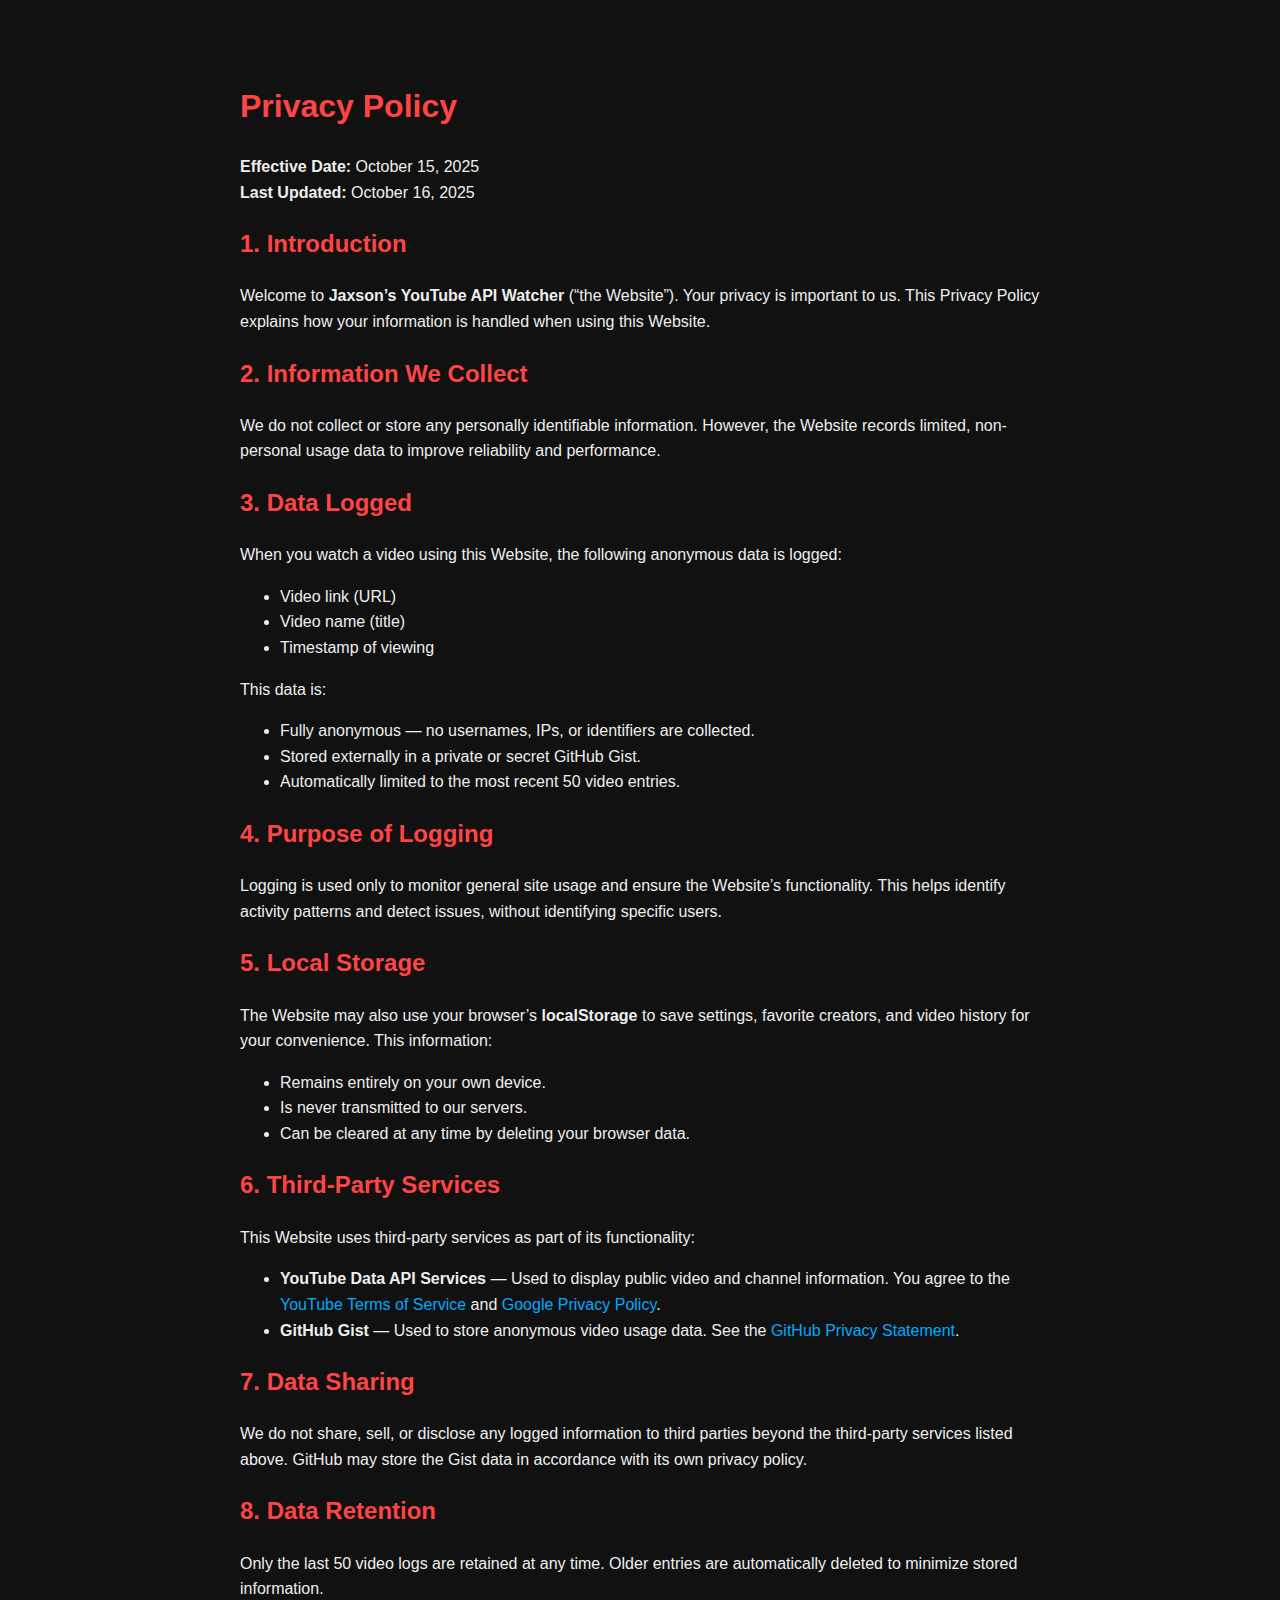
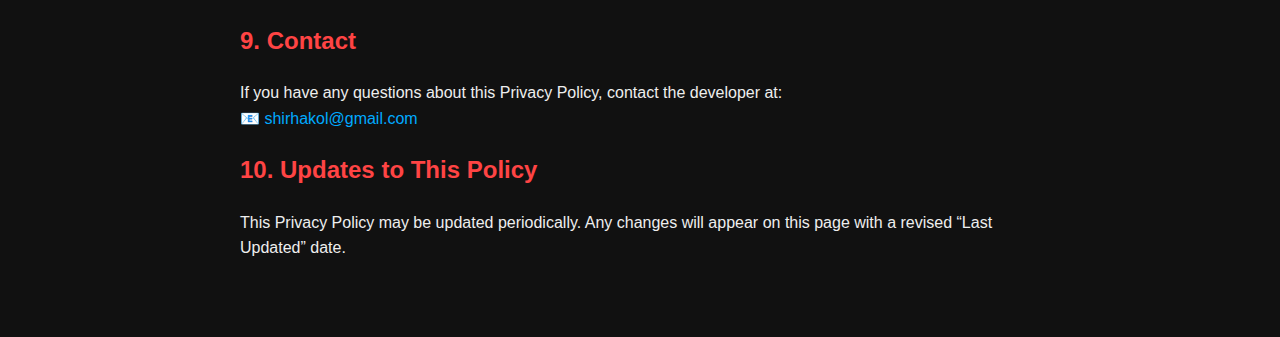
<file: privacy.html>
<!DOCTYPE html>
<html lang="en">
<head>
  <meta charset="UTF-8">
  <meta name="viewport" content="width=device-width, initial-scale=1.0">
  <title>Privacy Policy | Jaxson’s YouTube API Watcher</title>
  <style>
    body {
      background-color: #111;
      color: #eee;
      font-family: Arial, sans-serif;
      line-height: 1.6;
      max-width: 800px;
      margin: 40px auto;
      padding: 20px;
    }
    h1, h2 {
      color: #ff4444;
    }
    a {
      color: #00aaff;
      text-decoration: none;
    }
    a:hover {
      text-decoration: underline;
    }
  </style>
</head>
<body>

  <h1>Privacy Policy</h1>
  <p><strong>Effective Date:</strong> October 15, 2025<br>
  <strong>Last Updated:</strong> October 16, 2025</p>

  <h2>1. Introduction</h2>
  <p>Welcome to <strong>Jaxson’s YouTube API Watcher</strong> (“the Website”). Your privacy is important to us. This Privacy Policy explains how your information is handled when using this Website.</p>

  <h2>2. Information We Collect</h2>
  <p>We do not collect or store any personally identifiable information. However, the Website records limited, non-personal usage data to improve reliability and performance.</p>

  <h2>3. Data Logged</h2>
  <p>When you watch a video using this Website, the following anonymous data is logged:</p>
  <ul>
    <li>Video link (URL)</li>
    <li>Video name (title)</li>
    <li>Timestamp of viewing</li>
  </ul>
  <p>This data is:</p>
  <ul>
    <li>Fully anonymous — no usernames, IPs, or identifiers are collected.</li>
    <li>Stored externally in a private or secret GitHub Gist.</li>
    <li>Automatically limited to the most recent 50 video entries.</li>
  </ul>

  <h2>4. Purpose of Logging</h2>
  <p>Logging is used only to monitor general site usage and ensure the Website’s functionality. This helps identify activity patterns and detect issues, without identifying specific users.</p>

  <h2>5. Local Storage</h2>
  <p>The Website may also use your browser’s <strong>localStorage</strong> to save settings, favorite creators, and video history for your convenience. This information:</p>
  <ul>
    <li>Remains entirely on your own device.</li>
    <li>Is never transmitted to our servers.</li>
    <li>Can be cleared at any time by deleting your browser data.</li>
  </ul>

  <h2>6. Third-Party Services</h2>
  <p>This Website uses third-party services as part of its functionality:</p>
  <ul>
    <li><strong>YouTube Data API Services</strong> — Used to display public video and channel information. You agree to the <a href="https://www.youtube.com/t/terms" target="_blank">YouTube Terms of Service</a> and <a href="https://www.google.com/policies/privacy/" target="_blank">Google Privacy Policy</a>.</li>
    <li><strong>GitHub Gist</strong> — Used to store anonymous video usage data. See the <a href="https://docs.github.com/en/site-policy/privacy-policies/github-privacy-statement" target="_blank">GitHub Privacy Statement</a>.</li>
  </ul>

  <h2>7. Data Sharing</h2>
  <p>We do not share, sell, or disclose any logged information to third parties beyond the third-party services listed above. GitHub may store the Gist data in accordance with its own privacy policy.</p>

  <h2>8. Data Retention</h2>
  <p>Only the last 50 video logs are retained at any time. Older entries are automatically deleted to minimize stored information.</p>

  <h2>9. Contact</h2>
  <p>If you have any questions about this Privacy Policy, contact the developer at:<br>
  📧 <a href="mailto:shirhakol@gmail.com">shirhakol@gmail.com</a></p>

  <h2>10. Updates to This Policy</h2>
  <p>This Privacy Policy may be updated periodically. Any changes will appear on this page with a revised “Last Updated” date.</p>

</body>
</html>
</file>
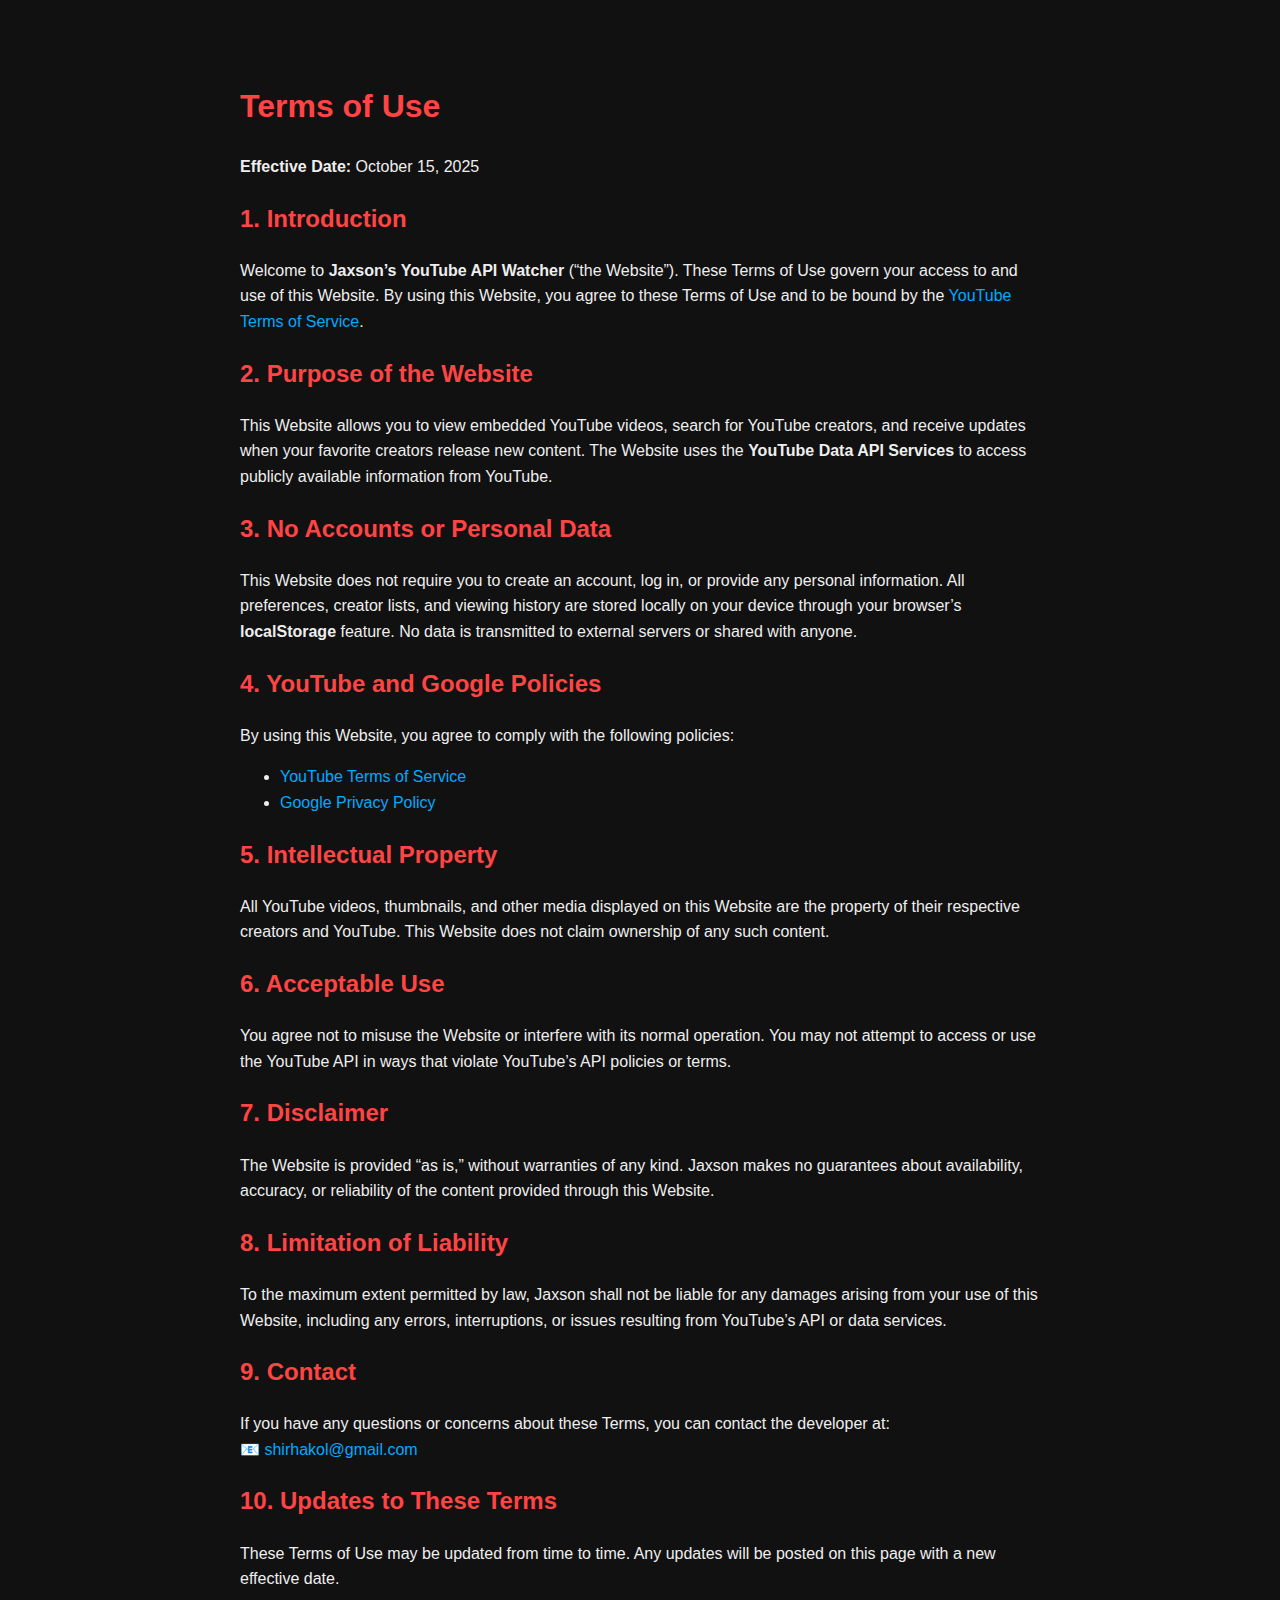
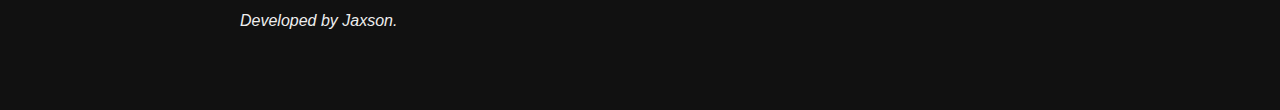
<file: terms.html>
<!DOCTYPE html>
<html lang="en">
<head>
  <meta charset="UTF-8">
  <meta name="viewport" content="width=device-width, initial-scale=1.0">
  <title>Terms of Use | Jaxson’s YouTube API Watcher</title>
  <style>
    body {
      background-color: #111;
      color: #eee;
      font-family: Arial, sans-serif;
      line-height: 1.6;
      max-width: 800px;
      margin: 40px auto;
      padding: 20px;
    }
    h1, h2 {
      color: #ff4444;
    }
    a {
      color: #00aaff;
      text-decoration: none;
    }
    a:hover {
      text-decoration: underline;
    }
  </style>
</head>
<body>

  <h1>Terms of Use</h1>
  <p><strong>Effective Date:</strong> October 15, 2025</p>

  <h2>1. Introduction</h2>
  <p>Welcome to <strong>Jaxson’s YouTube API Watcher</strong> (“the Website”). These Terms of Use govern your access to and use of this Website. By using this Website, you agree to these Terms of Use and to be bound by the 
  <a href="https://www.youtube.com/t/terms" target="_blank">YouTube Terms of Service</a>.</p>

  <h2>2. Purpose of the Website</h2>
  <p>This Website allows you to view embedded YouTube videos, search for YouTube creators, and receive updates when your favorite creators release new content. The Website uses the 
  <strong>YouTube Data API Services</strong> to access publicly available information from YouTube.</p>

  <h2>3. No Accounts or Personal Data</h2>
  <p>This Website does not require you to create an account, log in, or provide any personal information. All preferences, creator lists, and viewing history are stored locally on your device through your browser’s 
  <strong>localStorage</strong> feature. No data is transmitted to external servers or shared with anyone.</p>

  <h2>4. YouTube and Google Policies</h2>
  <p>By using this Website, you agree to comply with the following policies:</p>
  <ul>
    <li><a href="https://www.youtube.com/t/terms" target="_blank">YouTube Terms of Service</a></li>
    <li><a href="https://www.google.com/policies/privacy/" target="_blank">Google Privacy Policy</a></li>
  </ul>

  <h2>5. Intellectual Property</h2>
  <p>All YouTube videos, thumbnails, and other media displayed on this Website are the property of their respective creators and YouTube. This Website does not claim ownership of any such content.</p>

  <h2>6. Acceptable Use</h2>
  <p>You agree not to misuse the Website or interfere with its normal operation. You may not attempt to access or use the YouTube API in ways that violate YouTube’s API policies or terms.</p>

  <h2>7. Disclaimer</h2>
  <p>The Website is provided “as is,” without warranties of any kind. Jaxson makes no guarantees about availability, accuracy, or reliability of the content provided through this Website.</p>

  <h2>8. Limitation of Liability</h2>
  <p>To the maximum extent permitted by law, Jaxson shall not be liable for any damages arising from your use of this Website, including any errors, interruptions, or issues resulting from YouTube’s API or data services.</p>

  <h2>9. Contact</h2>
  <p>If you have any questions or concerns about these Terms, you can contact the developer at:<br>
  📧 <a href="mailto:shirhakol@gmail.com">shirhakol@gmail.com</a></p>

  <h2>10. Updates to These Terms</h2>
  <p>These Terms of Use may be updated from time to time. Any updates will be posted on this page with a new effective date.</p>

  <p><em>Developed by Jaxson.</em></p>

</body>
</html>
</file>
